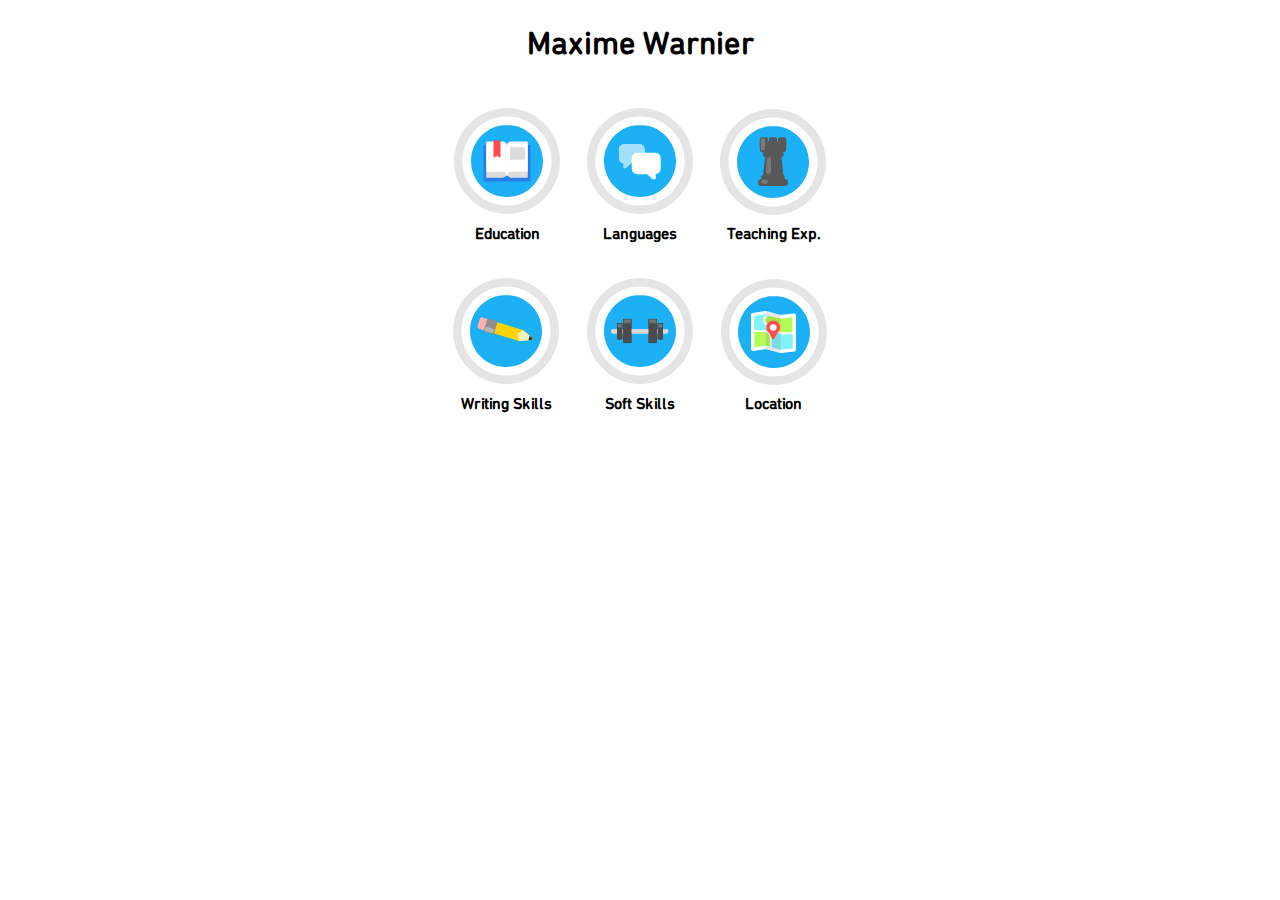
<file: index.html>
<!DOCTYPE html>
<html lang="en">
<!-- Thank you for your interest in my profile! :)
Please excuse the lack of optimization of this web page, as I had limited time to work on it.
All elements taken from Duolingo are used solely for the purpose of this application (no copyright infringement intended). -->
	
	<head>
		<meta charset="utf-8" />
		
		<title>Maxime Warnier - Cover Letter</title>
		
		<link rel="shortcut icon" type="image/x-icon" href="https://maximewarnier.github.io/favicon.ico" />
		
		<link href="https://maximewarnier.github.io/style.css" rel="stylesheet" />
	</head>

	<body>
	
		<h1>Maxime Warnier</h1>
	
		<div id="education_top" class="popup" style="margin-right: 20px; margin-top: 20px;"><img src="https://maximewarnier.github.io/education.png" alt="" />
		<div><strong>Education</strong></div>
			<span id="education" class="popuptext"><a href="https://maximewarnier.github.io/education.html"><img src="https://maximewarnier.github.io/start_button.png" alt="Start" /></a></span>
		</div>
		
		<div id="proficiency_top" class="popup" style="margin-right: 20px;"><img src="https://maximewarnier.github.io/proficiency.png" alt="" />
		<div><strong>Languages</strong></div>
			<span id="proficiency" class="popuptext"><a href="https://maximewarnier.github.io/proficiency.html"><img src="https://maximewarnier.github.io/start_button.png" alt="Start" /></a></span>
		</div>
		
		<div id="teaching_top" class="popup"><img src="https://maximewarnier.github.io/teaching.png" alt="" />
		<div><strong>Teaching Exp.</strong></div>
			<span id="teaching" class="popuptext"><a href="https://maximewarnier.github.io/teaching.html"><img src="https://maximewarnier.github.io/start_button.png" alt="Start" /></a></span>
		</div>
		
		<div style="height:30px;"></div>
		
		<div id="writing_top" class="popup" style="margin-right: 20px;"><img src="https://maximewarnier.github.io/writing.png" alt="" />
		<div><strong>Writing Skills</strong></div>
			<span id="writing" class="popuptext"><a href="https://maximewarnier.github.io/writing.html"><img src="https://maximewarnier.github.io/start_button.png" alt="Start" /></a></span>
		</div>
		
		<div id="skills_top" class="popup" style="margin-right: 20px;"><img src="https://maximewarnier.github.io/skills.png" alt="" />
		<div><strong>Soft Skills</strong></div>
			<span id="skills" class="popuptext"><a href="https://maximewarnier.github.io/skills.html"><img src="https://maximewarnier.github.io/start_button.png" alt="Start" /></a></span>
		</div>
		
		<div id="location_top" class="popup"><img src="https://maximewarnier.github.io/location.png" alt="" />
		<div><strong>Location</strong></div>
			<span id="location" class="popuptext"><a href="https://maximewarnier.github.io/location.html"><img src="https://maximewarnier.github.io/start_button.png" alt="Start" /></a></span>
		</div>
		
		<script>
		var educationTop = document.getElementById("education_top");
		var proficiencyTop = document.getElementById("proficiency_top");
		var teachingTop = document.getElementById("teaching_top");
		var writingTop = document.getElementById("writing_top");
		var skillsTop = document.getElementById("skills_top");
		var locatTop = document.getElementById("location_top");
		
		var education = document.getElementById("education");
		var proficiency = document.getElementById("proficiency");
		var teaching = document.getElementById("teaching");
		var writing = document.getElementById("writing");
		var skills = document.getElementById("skills");
		var locat = document.getElementById("location");
		
		document.querySelector("html").addEventListener("click", function () {
			education.classList.remove("show");
			proficiency.classList.remove("show");
			teaching.classList.remove("show");
			writing.classList.remove("show");
			skills.classList.remove("show");
			locat.classList.remove("show");
		}, false);

		educationTop.addEventListener("click", function (ev) {
			if(education.classList.contains("show")) {
				education.classList.remove("show");
			} else {
				education.classList.add("show");
			}
			proficiency.classList.remove("show");
			teaching.classList.remove("show");
			writing.classList.remove("show");
			skills.classList.remove("show");
			locat.classList.remove("show");
			
			ev.stopPropagation();
		}, false);

		proficiencyTop.addEventListener("click", function (ev) {
			if(proficiency.classList.contains("show")) {
				proficiency.classList.remove("show");
			} else {
				proficiency.classList.add("show");
			}
			education.classList.remove("show");
			teaching.classList.remove("show");
			writing.classList.remove("show");
			skills.classList.remove("show");
			locat.classList.remove("show");
			
			ev.stopPropagation();
		}, false);
		
		teachingTop.addEventListener("click", function (ev) {
			if(teaching.classList.contains("show")) {
				teaching.classList.remove("show");
			} else {
				teaching.classList.add("show");
			}
			education.classList.remove("show");
			proficiency.classList.remove("show");
			writing.classList.remove("show");
			skills.classList.remove("show");
			locat.classList.remove("show");
			
			ev.stopPropagation();
		}, false);
		
		writingTop.addEventListener("click", function (ev) {
			if(writing.classList.contains("show")) {
				writing.classList.remove("show");
			} else {
				writing.classList.add("show");
			}
			education.classList.remove("show");
			proficiency.classList.remove("show");
			teaching.classList.remove("show");
			skills.classList.remove("show");
			locat.classList.remove("show");
			
			ev.stopPropagation();
		}, false);
		
		skillsTop.addEventListener("click", function (ev) {
			if(skills.classList.contains("show")) {
				skills.classList.remove("show");
			} else {
				skills.classList.add("show");
			}
			education.classList.remove("show");
			proficiency.classList.remove("show");
			teaching.classList.remove("show");
			writing.classList.remove("show");
			locat.classList.remove("show");
			
			ev.stopPropagation();
		}, false);
		
		locatTop.addEventListener("click", function (ev) {
			if(locat.classList.contains("show")) {
				locat.classList.remove("show");
			} else {
				locat.classList.add("show");
			}
			education.classList.remove("show");
			proficiency.classList.remove("show");
			teaching.classList.remove("show");
			writing.classList.remove("show");
			skills.classList.remove("show");
			
			ev.stopPropagation();
		}, false);
		</script>
		
	</body>

</html>
</file>
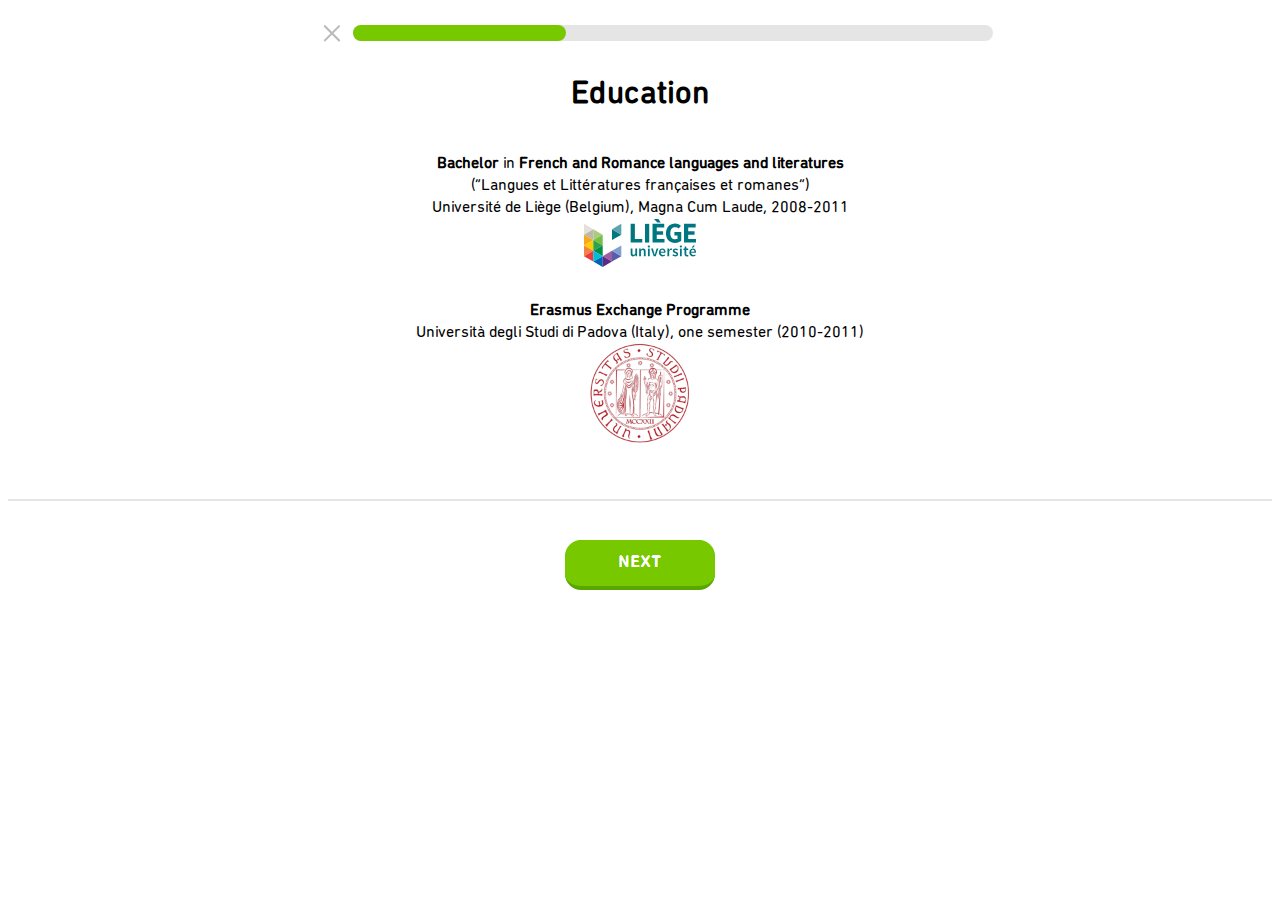
<file: education.html>
<!DOCTYPE html>
<html lang="en">
<!-- Thank you for your interest in my profile! :)
Please excuse the lack of optimization of this web page, as I had limited time to work on it.
All elements taken from Duolingo are used solely for the purpose of this application (no copyright infringement intended). -->
	
	<head>
		<meta charset="utf-8" />
		
		<title>Education - Maxime Warnier</title>
		
		<link rel="shortcut icon" type="image/x-icon" href="https://maximewarnier.github.io/favicon.ico" />
		
		<link href="https://maximewarnier.github.io/style.css" rel="stylesheet" />
	</head>

	<body>
	
		<div id="progress_top">
			<a href="index.html"><img src="https://maximewarnier.github.io/x.png" alt="X" /></a>
			<div id="progress">
				<div id="progress_done" style="width: 33.33%;"></div>
			</div>
		</div>
	
		<h1>Education</h1>
	
		<div id="content">
		<div>
		<strong>Bachelor</strong> in <strong>French and Romance languages and literatures</strong><br />(&ldquo;Langues et Littératures françaises et romanes&rdquo;)<br />
		Université de Liège (Belgium), Magna Cum Laude, 2008-2011<br />
		<img src="https://maximewarnier.github.io/uliege.svg" style="height: 50px" alt="" />
		</div>
		
		<div style="margin-top: 2%">
		<strong>Erasmus Exchange Programme</strong><br />Università degli Studi di Padova (Italy), one semester (2010-2011)<br />
		<img src="https://maximewarnier.github.io/upadova.png" style="height: 100px" alt="" />
		</div>
		</div>
	
	
		<div id="footer">
			<a href="education2.html"><img src="https://maximewarnier.github.io/next_button.png" alt="Next" /></a>
		</div>
		
	</body>

</html>
</file>
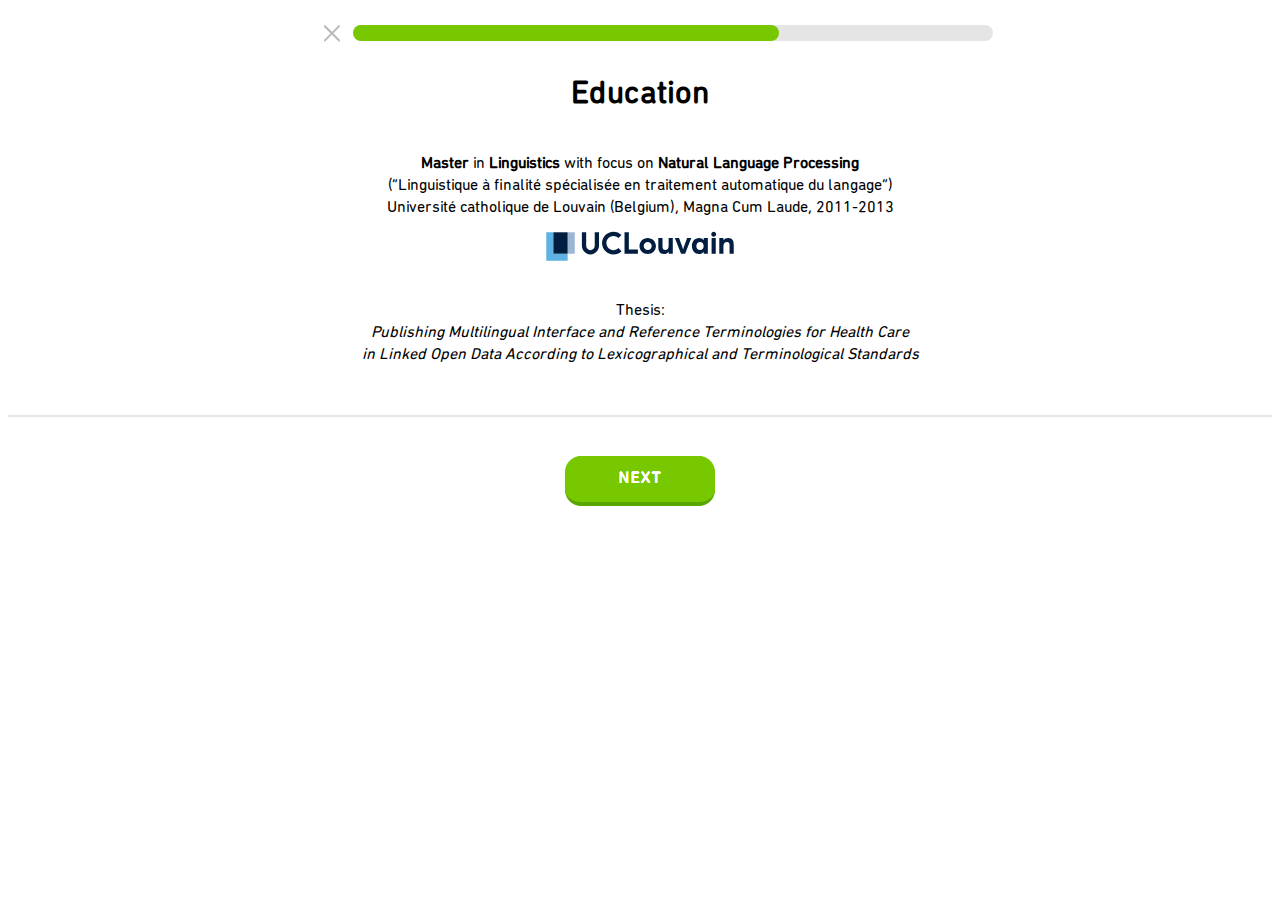
<file: education2.html>
<!DOCTYPE html>
<html lang="en">
<!-- Thank you for your interest in my profile! :)
Please excuse the lack of optimization of this web page, as I had limited time to work on it.
All elements taken from Duolingo are used solely for the purpose of this application (no copyright infringement intended). -->
	
	<head>
		<meta charset="utf-8" />
		
		<title>Education - Maxime Warnier</title>
		
		<link rel="shortcut icon" type="image/x-icon" href="https://maximewarnier.github.io/favicon.ico" />
		
		<link href="https://maximewarnier.github.io/style.css" rel="stylesheet" />
	</head>

	<body>
	
		<div id="progress_top">
			<a href="index.html"><img src="https://maximewarnier.github.io/x.png" alt="X" /></a>
			<div id="progress">
				<div id="progress_done" style="width: 66.66%;"></div>
			</div>
		</div>
	
		<h1>Education</h1>
	
		<div id="content">
		<div>
		<strong>Master</strong> in <strong>Linguistics</strong> with focus on <strong>Natural Language Processing</strong><br />(&ldquo;Linguistique à finalité spécialisée en traitement automatique du langage&rdquo;)<br />
		Université catholique de Louvain (Belgium), Magna Cum Laude, 2011-2013<br />
		<img src="https://maximewarnier.github.io/uclouvain.svg" style="height: 50px" alt="" />
		</div>
		
		<div style="margin-top: 2%">
		Thesis:<br /><em>Publishing Multilingual Interface and Reference Terminologies for Health Care<br />in Linked Open Data According to Lexicographical and Terminological Standards</em>
		</div>
		</div>
	
	
		<div id="footer">
			<a href="education3.html"><img src="https://maximewarnier.github.io/next_button.png" alt="Next" /></a>
		</div>
		
	</body>

</html>
</file>
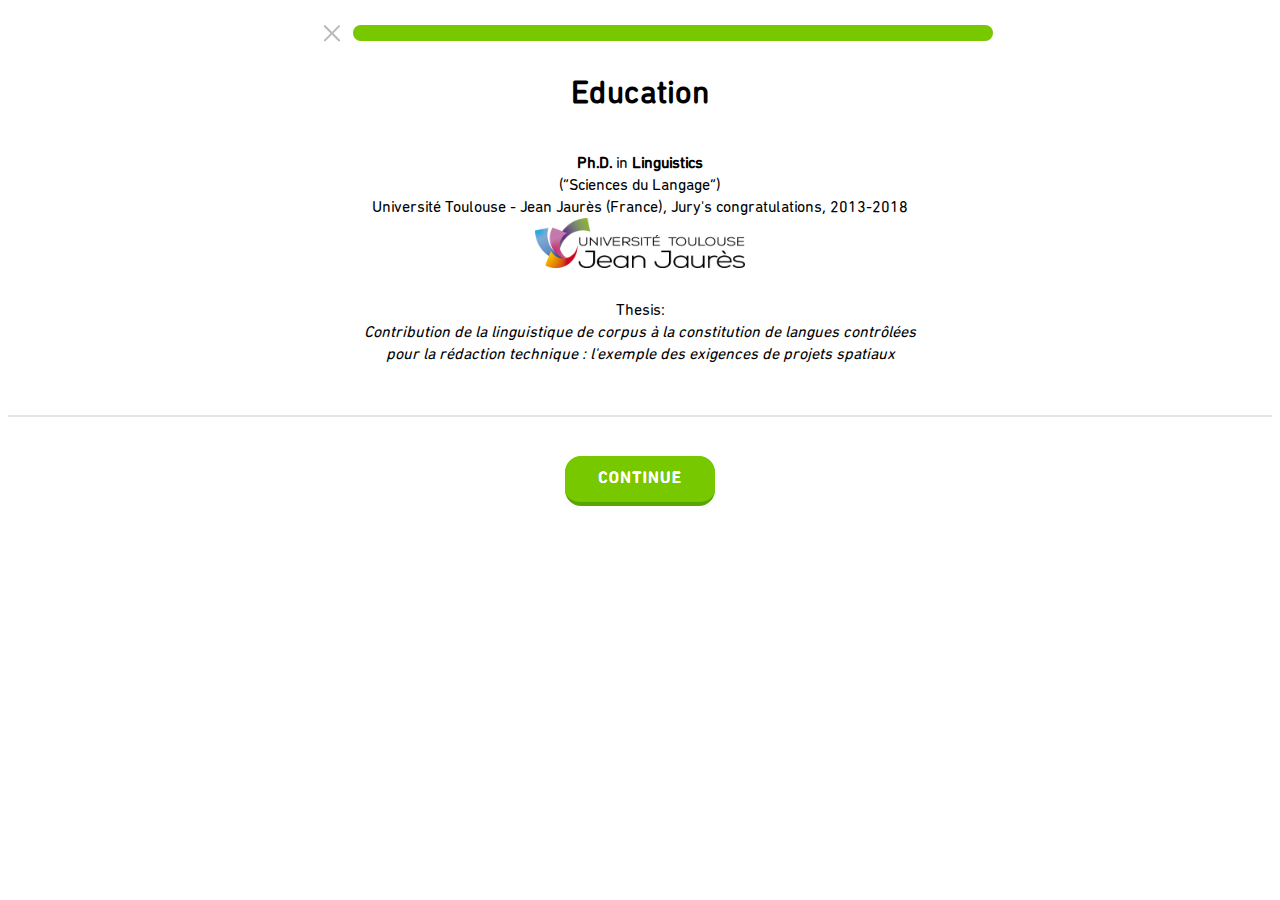
<file: education3.html>
<!DOCTYPE html>
<html lang="en">
<!-- Thank you for your interest in my profile! :)
Please excuse the lack of optimization of this web page, as I had limited time to work on it.
All elements taken from Duolingo are used solely for the purpose of this application (no copyright infringement intended). -->
	
	<head>
		<meta charset="utf-8" />
		
		<title>Education - Maxime Warnier</title>
		
		<link rel="shortcut icon" type="image/x-icon" href="https://maximewarnier.github.io/favicon.ico" />
		
		<link href="https://maximewarnier.github.io/style.css" rel="stylesheet" />
	</head>

	<body>
	
		<div id="progress_top">
			<a href="index.html"><img src="https://maximewarnier.github.io/x.png" alt="X" /></a>
			<div id="progress">
				<div id="progress_done" style="width: 100%;"></div>
			</div>
		</div>
	
		<h1>Education</h1>
	
		<div id="content">
		<div>
		<strong>Ph.D.</strong> in <strong>Linguistics</strong><br />(&ldquo;Sciences du Langage&rdquo;)<br />
		Université Toulouse - Jean Jaurès (France), Jury's congratulations, 2013-2018<br />
		<img src="https://maximewarnier.github.io/ut2j.png" style="height: 50px" alt="" />
		</div>
		
		<div style="margin-top: 2%">
		Thesis:<br/><em>Contribution de la linguistique de corpus à la constitution de langues contrôlées<br /> pour la rédaction technique : l'exemple des exigences de projets spatiaux</em>
		</div>
		</div>
	
	
		<div id="footer">
			<a href="index.html"><img src="https://maximewarnier.github.io/continue_button.png" alt="Continue" /></a>
		</div>
		
	</body>

</html>
</file>
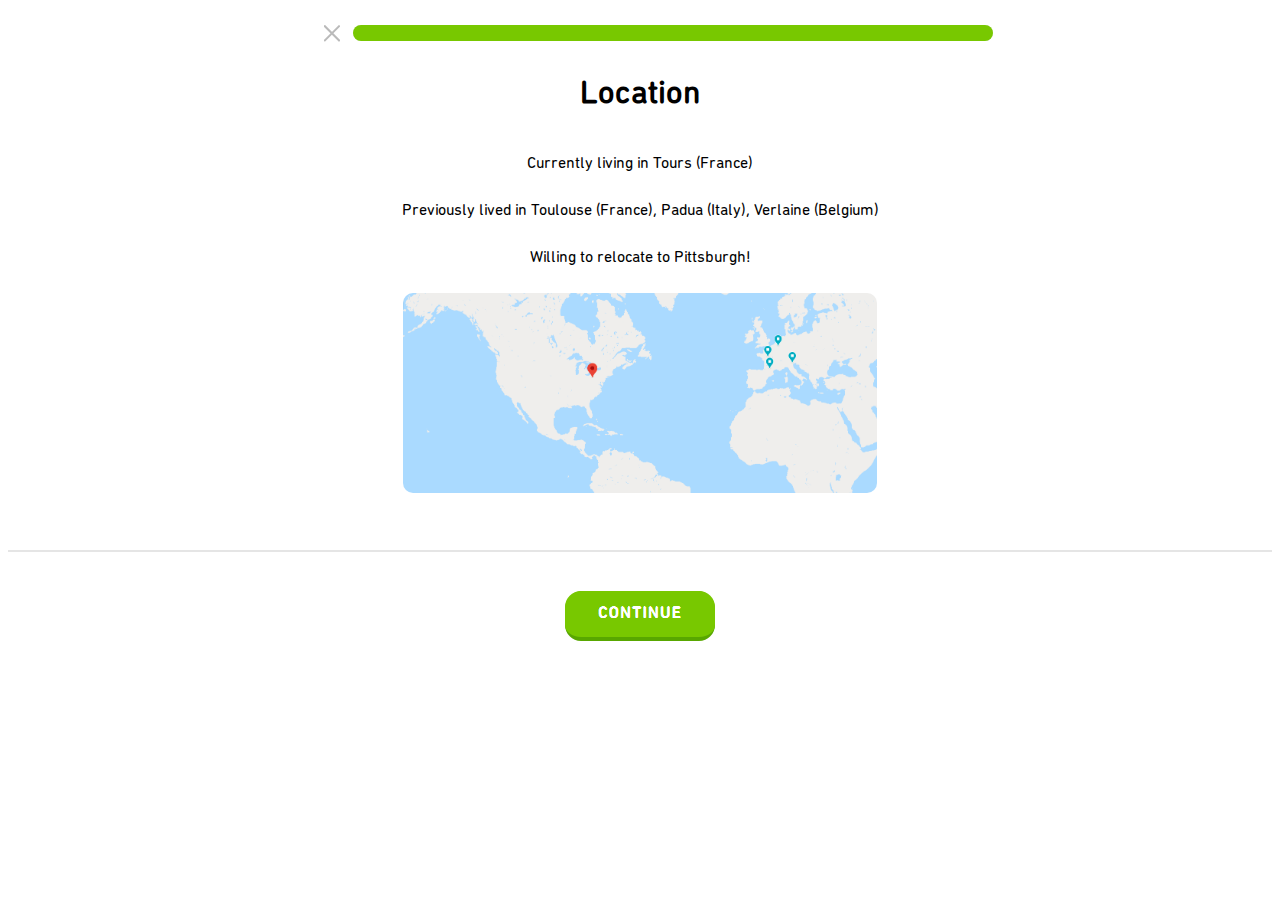
<file: location.html>
<!DOCTYPE html>
<html lang="en">
<!-- Thank you for your interest in my profile! :)
Please excuse the lack of optimization of this web page, as I had limited time to work on it.
All elements taken from Duolingo are used solely for the purpose of this application (no copyright infringement intended). -->
	
	<head>
		<meta charset="utf-8" />
		
		<title>Location - Maxime Warnier</title>
		
		<link rel="shortcut icon" type="image/x-icon" href="https://maximewarnier.github.io/favicon.ico" />
		
		<link href="https://maximewarnier.github.io/style.css" rel="stylesheet" />
	</head>

	<body>
	
		<div id="progress_top">
			<a href="index.html"><img src="https://maximewarnier.github.io/x.png" alt="X" /></a>
			<div id="progress">
				<div id="progress_done" style="width: 100%;"></div>
			</div>
		</div>
	
		<h1>Location</h1>
	
		<div id="content">
		<div>Currently living in Tours (France)</div>
		
		<div style="margin-top: 2%">Previously lived in Toulouse (France), Padua (Italy), Verlaine (Belgium)</div>
		
		<div style="margin-top: 2%">Willing to relocate to Pittsburgh!</div>
		</div>
		
		<!-- Map taken from Google Maps -->
		<div style="margin-top: 2%"><img src="https://maximewarnier.github.io/map.png" style="height: 200px; border-radius: 10px" alt="" /></div>
		</div>
	
	
		<div id="footer">
			<a href="index.html"><img src="https://maximewarnier.github.io/continue_button.png" alt="Next" /></a>
		</div>
		
	</body>

</html>
</file>
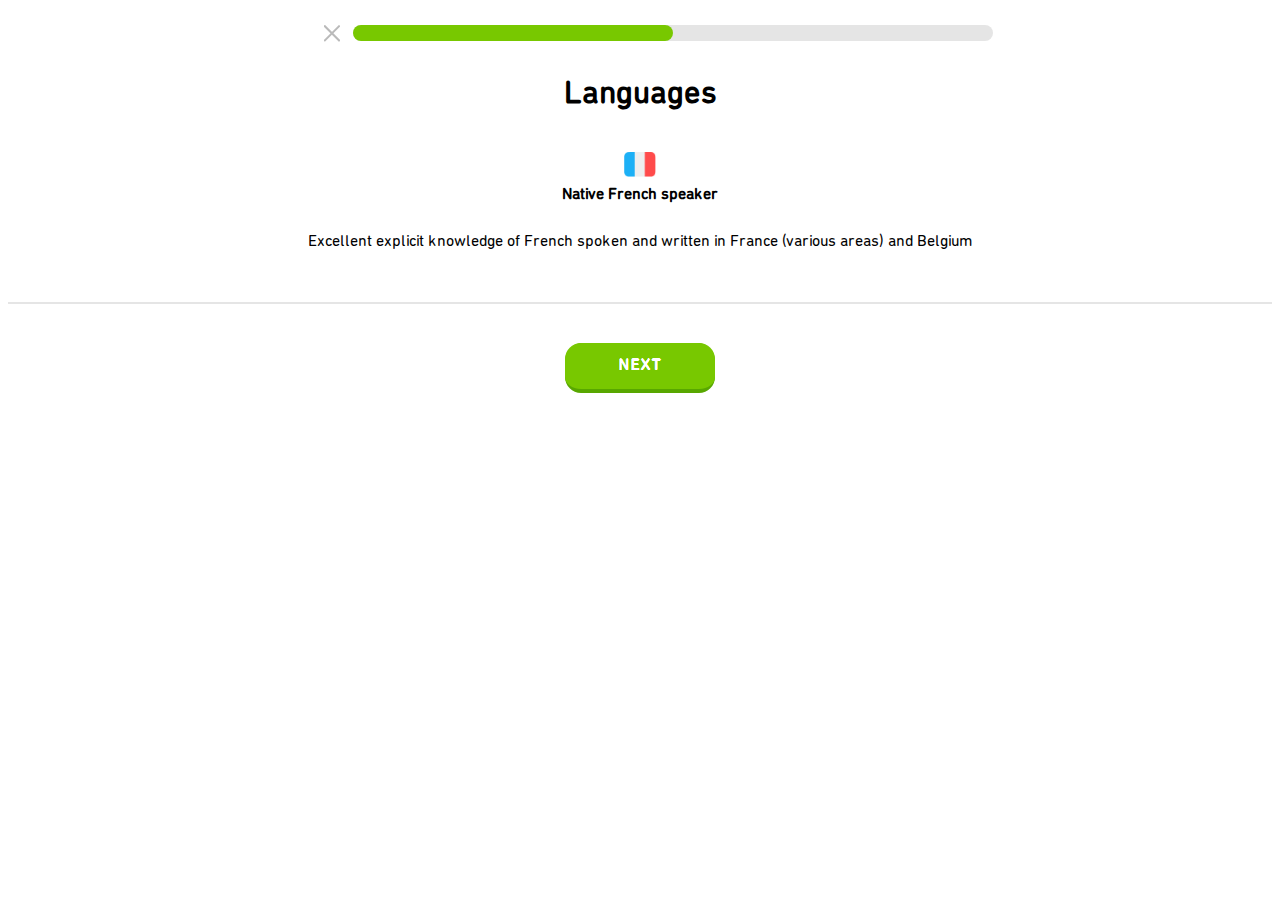
<file: proficiency.html>
<!DOCTYPE html>
<html lang="en">
<!-- Thank you for your interest in my profile! :)
Please excuse the lack of optimization of this web page, as I had limited time to work on it.
All elements taken from Duolingo are used solely for the purpose of this application (no copyright infringement intended). -->
	
	<head>
		<meta charset="utf-8" />
		
		<title>Languages - Maxime Warnier</title>
		
		<link rel="shortcut icon" type="image/x-icon" href="https://maximewarnier.github.io/favicon.ico" />
		
		<link href="https://maximewarnier.github.io/style.css" rel="stylesheet" />
	</head>

	<body>
	
		<div id="progress_top">
			<a href="index.html"><img src="https://maximewarnier.github.io/x.png" alt="X" /></a>
			<div id="progress">
				<div id="progress_done" style="width: 50%;"></div>
			</div>
		</div>
	
		<h1>Languages</h1>
	
		<div id="content">
		<div>
		<img src="https://maximewarnier.github.io/fr.png" style="height: 25px;" alt="" /><br />
		<strong>Native French speaker</strong>
		</div>
		
		<div style="margin-top: 2%">Excellent explicit knowledge of French spoken and written in France (various areas) and Belgium</div>
		</div>
		</div>
	
	
		<div id="footer">
			<a href="proficiency2.html"><img src="https://maximewarnier.github.io/next_button.png" alt="Next" /></a>
		</div>
		
	</body>

</html>
</file>
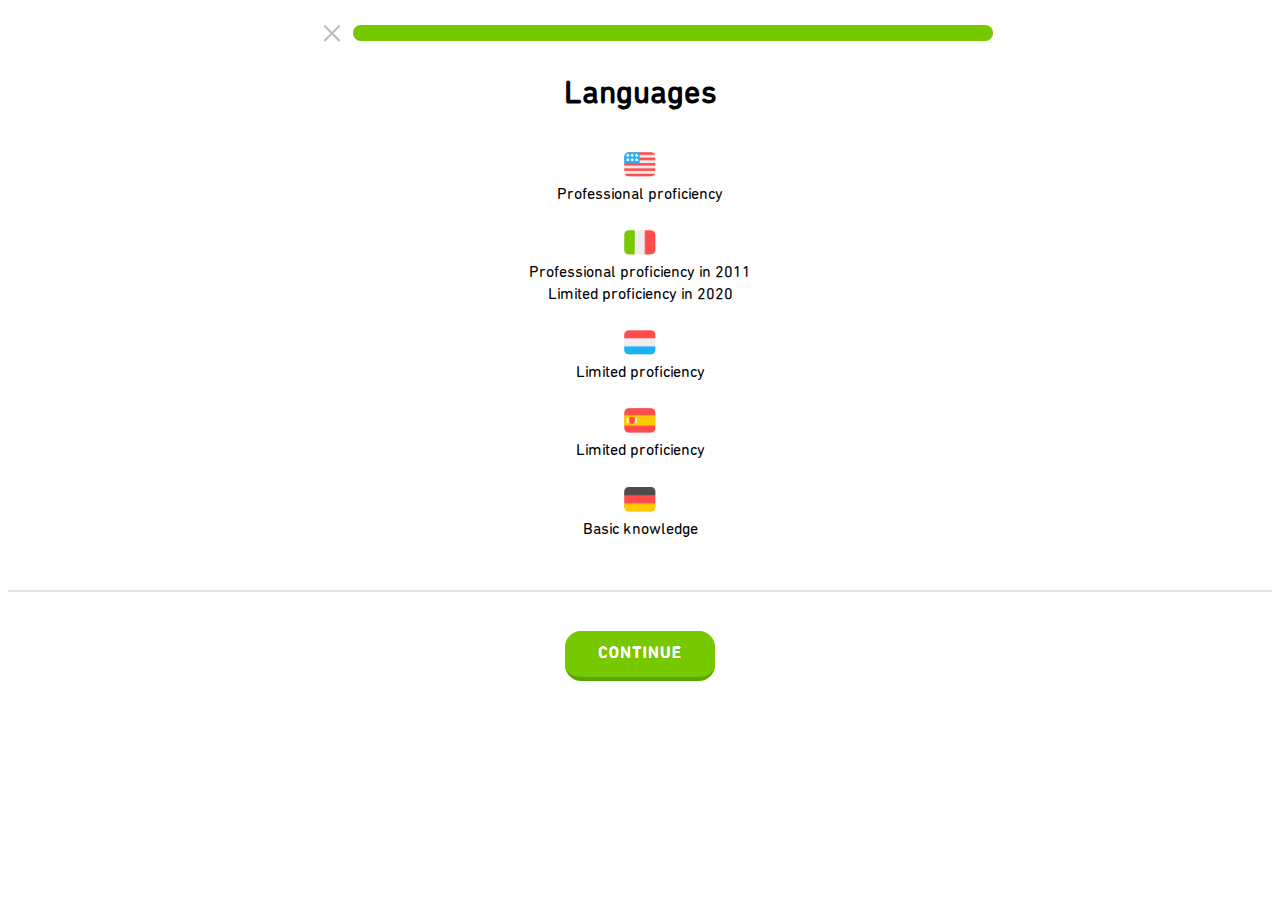
<file: proficiency2.html>
<!DOCTYPE html>
<html lang="en">
<!-- Thank you for your interest in my profile! :)
Please excuse the lack of optimization of this web page, as I had limited time to work on it.
All elements taken from Duolingo are used solely for the purpose of this application (no copyright infringement intended). -->
	
	<head>
		<meta charset="utf-8" />
		
		<title>Languages - Maxime Warnier</title>
		
		<link rel="shortcut icon" type="image/x-icon" href="https://maximewarnier.github.io/favicon.ico" />
		
		<link href="https://maximewarnier.github.io/style.css" rel="stylesheet" />
	</head>

	<body>
	
		<div id="progress_top">
			<a href="index.html"><img src="https://maximewarnier.github.io/x.png" alt="X" /></a>
			<div id="progress">
				<div id="progress_done" style="width: 100%;"></div>
			</div>
		</div>
	
		<h1>Languages</h1>
	
		<div id="content">
		
		<div">
		<img src="https://maximewarnier.github.io/en.png" style="height: 25px;" alt="English" title="English" /><br />
		Professional proficiency
		</div>
		
		<div style="margin-top: 2%;">
		<img src="https://maximewarnier.github.io/it.png" style="height: 25px;" alt="Italian" title="Italian" /><br />
		Professional proficiency in 2011<br/ >Limited proficiency in 2020
		</div>
		
		<div style="margin-top: 2%">
		<img src="https://maximewarnier.github.io/nl.png" style="height: 25px;" alt="Dutch" title="Dutch" /><br />
		Limited proficiency
		</div>
		
		<div style="margin-top: 2%">
		<img src="https://maximewarnier.github.io/es.png" style="height: 25px;" alt="Spanish" title="Spanish" /><br />
		Limited proficiency
		</div>
		
		<div style="margin-top: 2%">
		<img src="https://maximewarnier.github.io/de.png" style="height: 25px;" alt="German" title="German" /><br />
		Basic knowledge
		</div>
	
	
		<div id="footer">
			<a href="index.html"><img src="https://maximewarnier.github.io/continue_button.png" alt="Next" /></a>
		</div>
		
	</body>

</html>
</file>
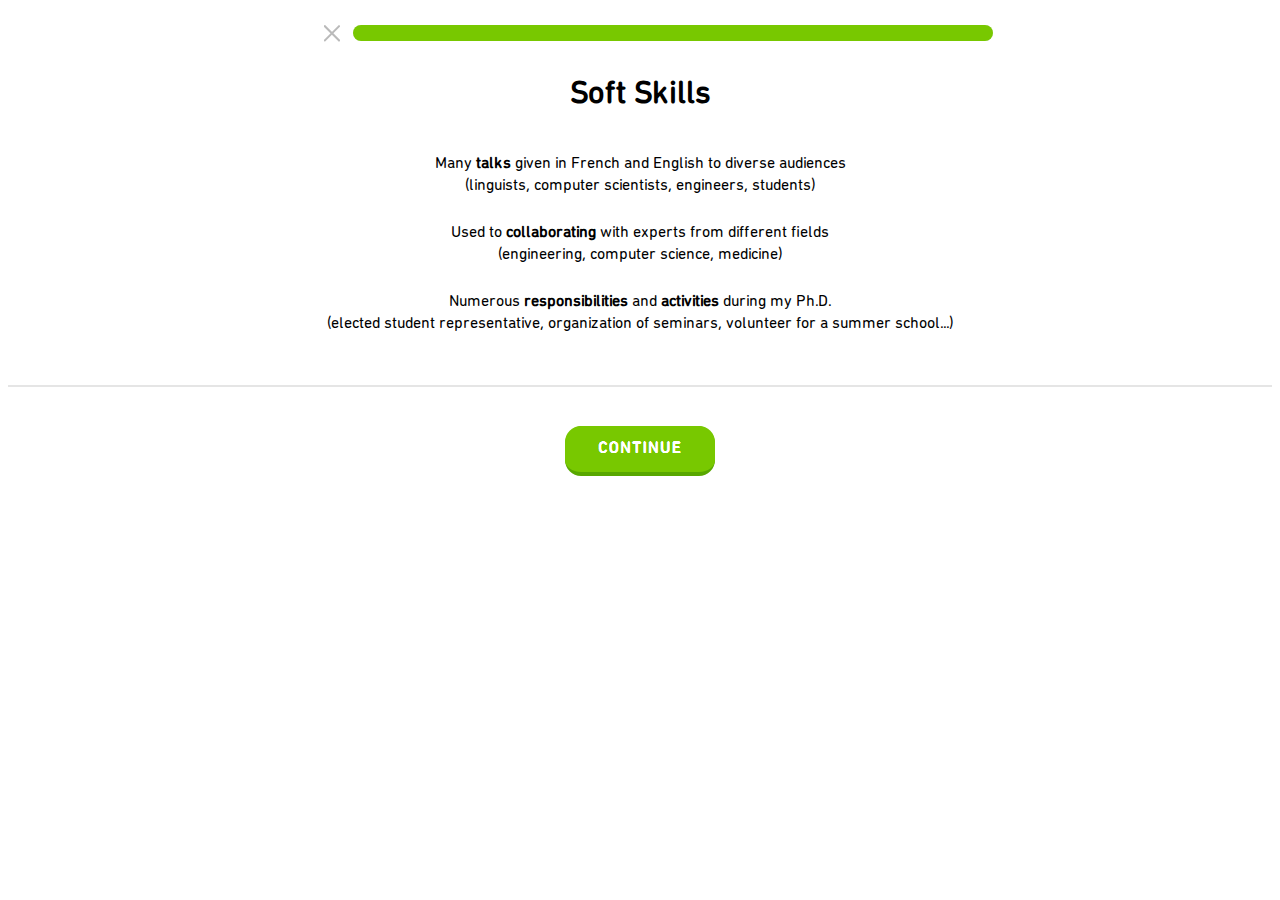
<file: skills.html>
<!DOCTYPE html>
<html lang="en">
<!-- Thank you for your interest in my profile! :)
Please excuse the lack of optimization of this web page, as I had limited time to work on it.
All elements taken from Duolingo are used solely for the purpose of this application (no copyright infringement intended). -->
	
	<head>
		<meta charset="utf-8" />
		
		<title>Soft Skills - Maxime Warnier</title>
		
		<link rel="shortcut icon" type="image/x-icon" href="https://maximewarnier.github.io/favicon.ico" />
		
		<link href="https://maximewarnier.github.io/style.css" rel="stylesheet" />
	</head>

	<body>
	
		<div id="progress_top">
			<a href="index.html"><img src="https://maximewarnier.github.io/x.png" alt="X" /></a>
			<div id="progress">
				<div id="progress_done" style="width: 100%;"></div>
			</div>
		</div>
	
		<h1>Soft Skills</h1>
	
		<div id="content">
		<div>Many <strong>talks</strong> given in French and English to diverse audiences<br />(linguists, computer scientists, engineers, students)</div>
		
		<div style="margin-top: 2%">Used to <strong>collaborating</strong> with experts from different fields<br />(engineering, computer science, medicine)</div>
		
		<div style="margin-top: 2%">Numerous <strong>responsibilities</strong> and <strong>activities</strong> during my Ph.D.<br />
		(elected student representative, organization of seminars, volunteer for a summer school...)</div>
	
	
		<div id="footer">
			<a href="index.html"><img src="https://maximewarnier.github.io/continue_button.png" alt="Next" /></a>
		</div>
		
	</body>

</html>
</file>
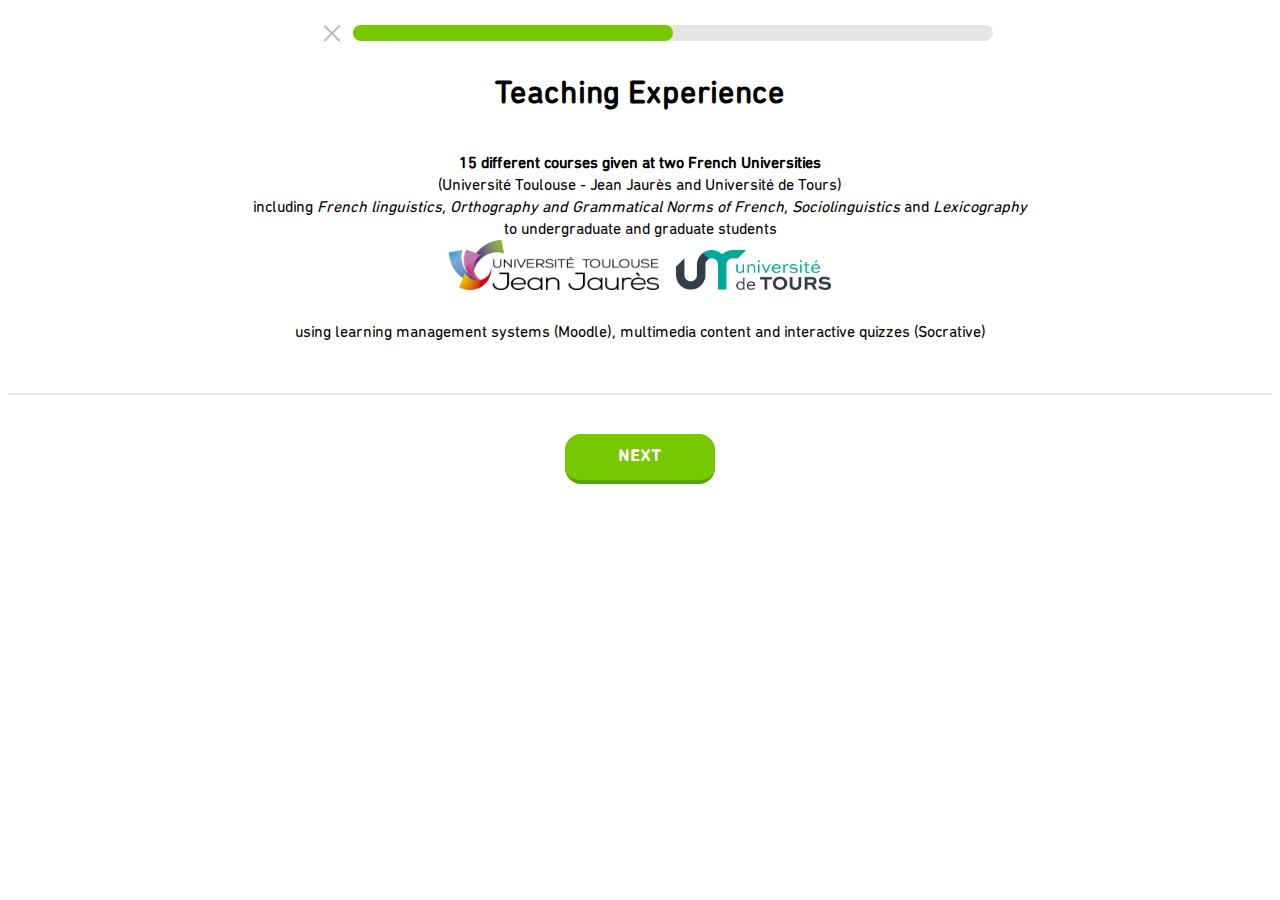
<file: teaching.html>
<!DOCTYPE html>
<html lang="en">
<!-- Thank you for your interest in my profile! :)
Please excuse the lack of optimization of this web page, as I had limited time to work on it.
All elements taken from Duolingo are used solely for the purpose of this application (no copyright infringement intended). -->
	
	<head>
		<meta charset="utf-8" />
		
		<title>Teaching Experience - Maxime Warnier</title>
		
		<link rel="shortcut icon" type="image/x-icon" href="https://maximewarnier.github.io/favicon.ico" />
		
		<link href="https://maximewarnier.github.io/style.css" rel="stylesheet" />
	</head>

	<body>
	
		<div id="progress_top">
			<a href="index.html"><img src="https://maximewarnier.github.io/x.png" alt="X" /></a>
			<div id="progress">
				<div id="progress_done" style="width: 50%;"></div>
			</div>
		</div>
	
		<h1>Teaching Experience</h1>
	
		<div id="content">
		<div>
		<strong>15 different courses given at two French Universities</strong><br />(Université Toulouse - Jean Jaurès and Université de Tours)<br />
		including <em>French linguistics</em>, <em>Orthography and Grammatical Norms of French</em>, <em>Sociolinguistics</em> and <em>Lexicography</em><br />
		to undergraduate and graduate students<br />
				<img src="https://maximewarnier.github.io/ut2j.png" style="height: 50px; margin-right: 1%" alt="" /> <img src="https://maximewarnier.github.io/utours.png" style="height: 40px" alt="" /></div>
		<div style="margin-top: 2%">
		using learning management systems (Moodle), multimedia content and interactive quizzes (Socrative)<br />
		</div>
		</div>
	
	
		<div id="footer">
			<a href="teaching2.html"><img src="https://maximewarnier.github.io/next_button.png" alt="Next" /></a>
		</div>
		
	</body>

</html>
</file>
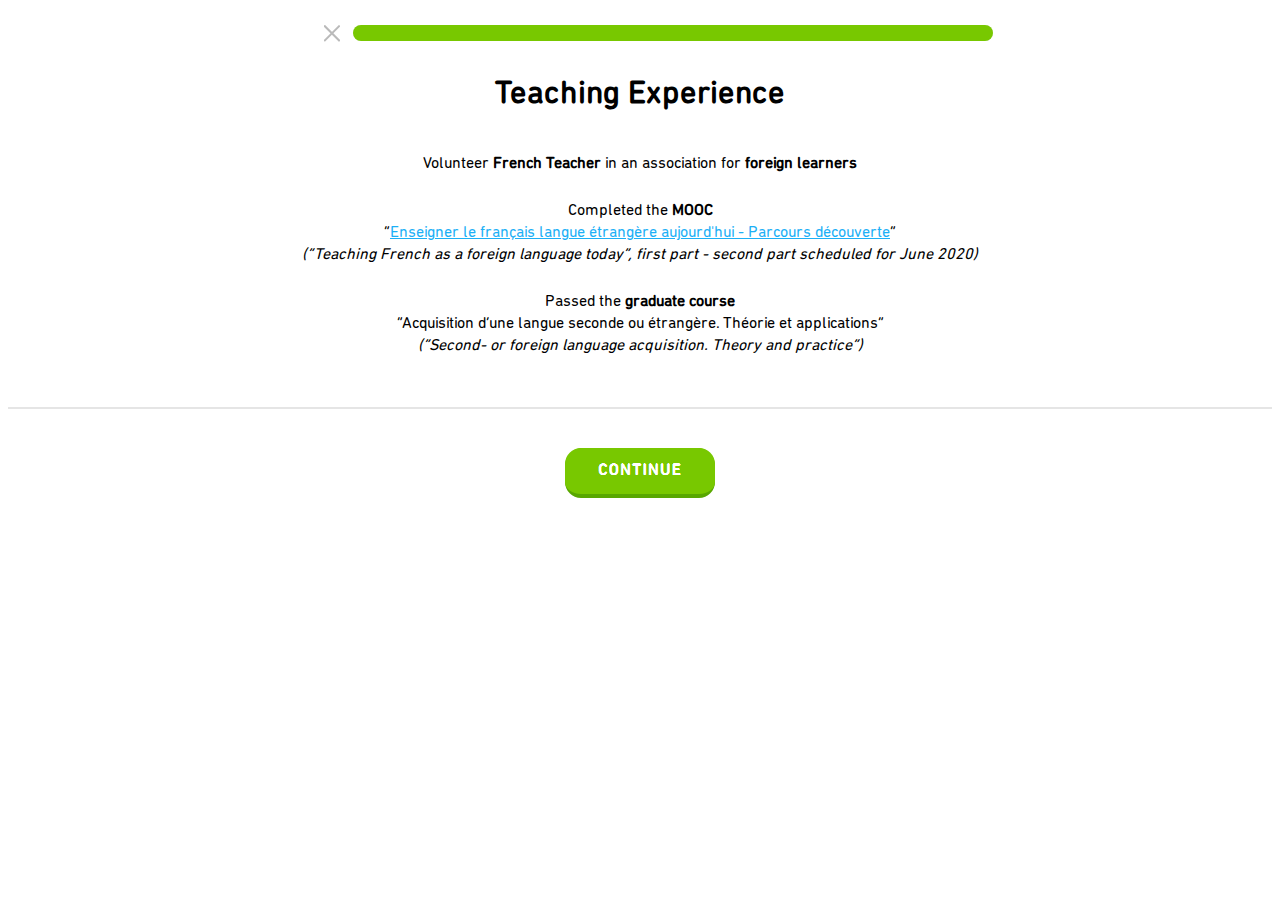
<file: teaching2.html>
<!DOCTYPE html>
<html lang="en">
<!-- Thank you for your interest in my profile! :)
Please excuse the lack of optimization of this web page, as I had limited time to work on it.
All elements taken from Duolingo are used solely for the purpose of this application (no copyright infringement intended). -->
	
	<head>
		<meta charset="utf-8" />
		
		<title>Teaching Experience - Maxime Warnier</title>
		
		<link rel="shortcut icon" type="image/x-icon" href="https://maximewarnier.github.io/favicon.ico" />
		
		<link href="https://maximewarnier.github.io/style.css" rel="stylesheet" />
	</head>

	<body>
	
		<div id="progress_top">
			<a href="index.html"><img src="https://maximewarnier.github.io/x.png" alt="X" /></a>
			<div id="progress">
				<div id="progress_done" style="width: 100%;"></div>
			</div>
		</div>
	
		<h1>Teaching Experience</h1>
	
		<div id="content">
			<div>Volunteer <strong>French Teacher</strong> in an association for <strong>foreign learners</strong></div>
			
			<div style="margin-top: 2%">Completed the <strong>MOOC</strong><br />&ldquo;<a href="https://mooc.cavilam.com/certificates/52e5dad789b048168b4ba31058318a82">Enseigner le français langue étrangère aujourd'hui - Parcours découverte</a>&rdquo;<br />
			<em>(&ldquo;Teaching French as a foreign language today&rdquo;, first part - second part scheduled for June 2020)</em></div>
			
			<div style="margin-top: 2%">Passed the <strong>graduate course</strong><br/>&ldquo;Acquisition d’une langue seconde ou étrangère. Théorie et applications&rdquo;<br />
			<em>(&ldquo;Second- or foreign language acquisition. Theory and practice&rdquo;)</em></div>
		</div>
	
	
		<div id="footer">
			<a href="index.html"><img src="https://maximewarnier.github.io/continue_button.png" alt="Next" /></a>
		</div>
		
	</body>

</html>
</file>
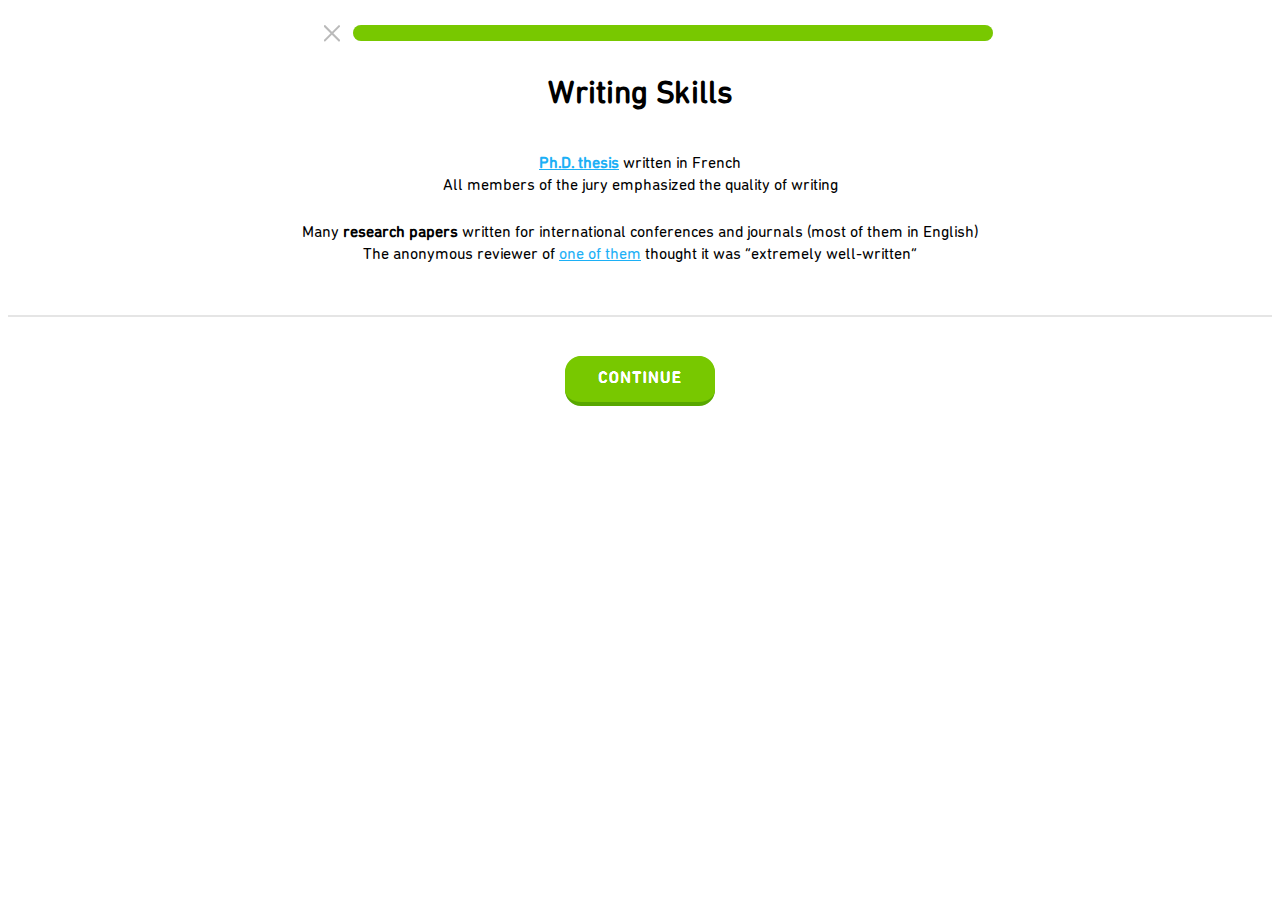
<file: writing.html>
<!DOCTYPE html>
<html lang="en">
<!-- Thank you for your interest in my profile! :)
Please excuse the lack of optimization of this web page, as I had limited time to work on it.
All elements taken from Duolingo are used solely for the purpose of this application (no copyright infringement intended). -->
	
	<head>
		<meta charset="utf-8" />
		
		<title>Writing Skills - Maxime Warnier</title>
		
		<link rel="shortcut icon" type="image/x-icon" href="https://maximewarnier.github.io/favicon.ico" />
		
		<link href="https://maximewarnier.github.io/style.css" rel="stylesheet" />
	</head>

	<body>
	
		<div id="progress_top">
			<a href="index.html"><img src="https://maximewarnier.github.io/x.png" alt="X" /></a>
			<div id="progress">
				<div id="progress_done" style="width: 100%;"></div>
			</div>
		</div>
	
		<h1>Writing Skills</h1>
	
		<div id="content">
		<div><strong><a href="https://tel.archives-ouvertes.fr/tel-02062833/document">Ph.D. thesis</a></strong> written in French<br/>
		All members of the jury emphasized the quality of writing</div>
		
		<div style="margin-top: 2%">Many <strong>research papers</strong> written for international conferences and journals (most of them in English)</div>
		The anonymous reviewer of <a href="https://hal.archives-ouvertes.fr/hal-01422897/document">one of them</a> thought it was &ldquo;extremely well-written&rdquo;</div>
	
	
		<div id="footer">
			<a href="index.html"><img src="https://maximewarnier.github.io/continue_button.png" alt="Next" /></a>
		</div>
		
	</body>

</html>
</file>
